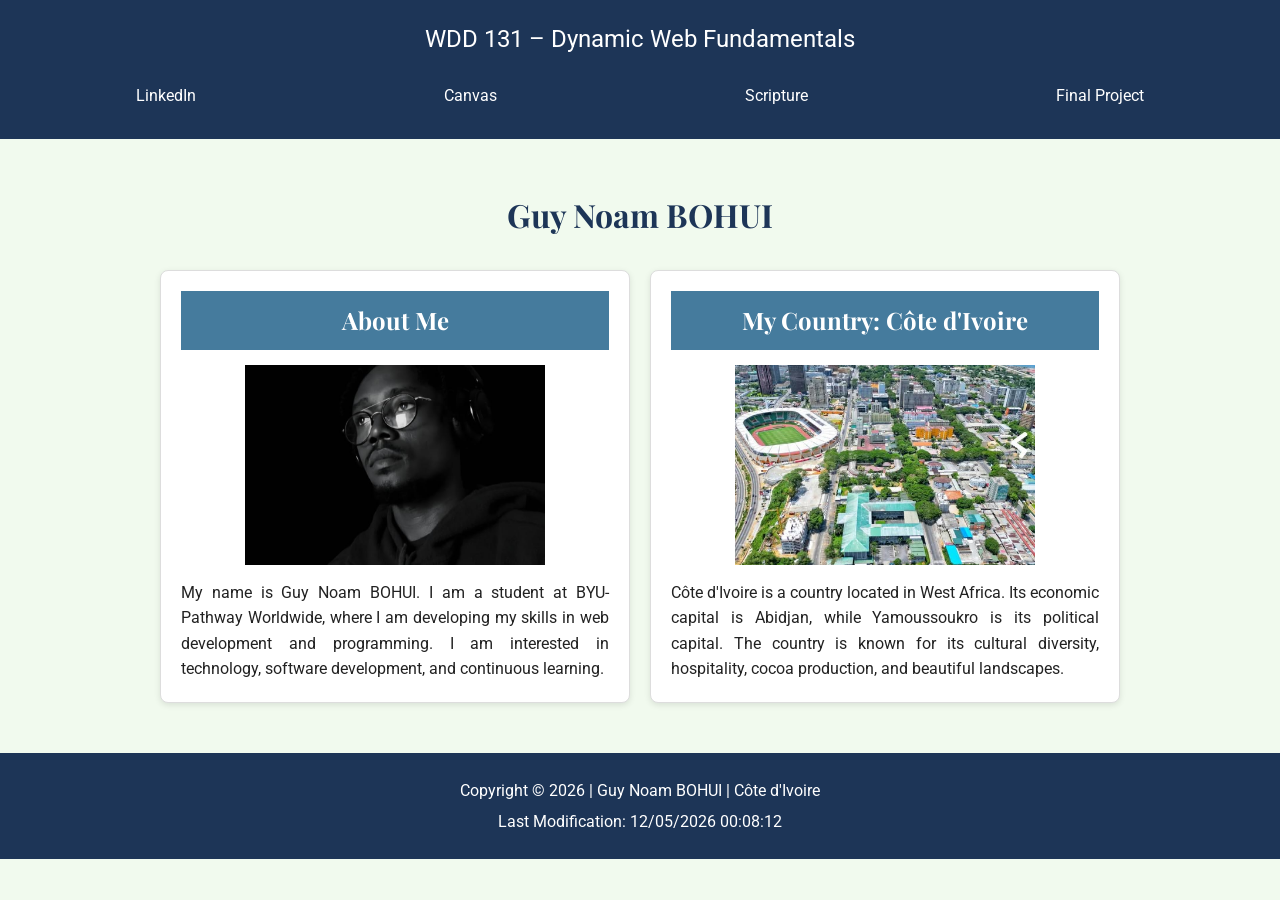
<file: index.html>
<!DOCTYPE html>
<html lang="en">
<head>
    <meta charset="UTF-8">
    <meta name="viewport" content="width=device-width, initial-scale=1.0">

    <title>WDD 131 - Dynamic Web Fundamentals - Guy Noam BOHUI</title>

    <meta name="description" content="WDD 131 - Dynamic Web Fundamentals. Personal homepage of Guy Noam BOHUI, featuring web development, education, and Côte d'Ivoire.">

    <meta name="author" content="Guy Noam BOHUI">

    <link rel="stylesheet" href="styles/base.css">
    <link rel="preconnect" href="https://fonts.googleapis.com">
    <link rel="preconnect" href="https://fonts.gstatic.com" crossorigin>
    <link href="https://fonts.googleapis.com/css2?family=Roboto:wght@400;500;700&family=Playfair+Display:wght@700&display=swap" rel="stylesheet">


    <script src="scripts/getdates.js" defer></script>
</head>

<body>

    <header>
        <span id="course-title">WDD 131 – Dynamic Web Fundamentals</span>
        <nav>
            <a href="https://www.linkedin.com/" target="_blank">LinkedIn</a>

            <a href="https://byupw.instructure.com/" target="_blank">Canvas</a>

            <a href="https://www.churchofjesuschrist.org/study/scriptures" target="_blank">Scripture</a>

            <a href="#">Final Project</a>
    </nav>
    </header>

    <main>
         <h1>Guy Noam BOHUI</h1>

        <section class="card">
            <h2>About Me</h2>

            <img src="images/noam-bohui.jpeg" alt="Portrait of Guy Noam BOHUI">

            <p>
                My name is Guy Noam BOHUI. I am a student at BYU-Pathway
                Worldwide, where I am developing my skills in web development
                and programming. I am interested in technology, software
                development, and continuous learning.
            </p>
        </section>

        <section class="card">
            <h2>My Country: Côte d'Ivoire</h2>

            <img src="images/abidjan.jpg" alt="Landscape of Côte d'Ivoire">

            <p>
                Côte d'Ivoire is a country located in West Africa.
                Its economic capital is Abidjan, while Yamoussoukro
                is its political capital. The country is known for
                its cultural diversity, hospitality, cocoa production,
                and beautiful landscapes.
            </p>
        </section>
        
    </main>

    <footer>
        <p>
            Copyright © <span id="currentyear"></span>
            | Guy Noam BOHUI | Côte d'Ivoire
        </p>

         <p id="lastModified"></p>
    </footer>

    

</body>
</html>
</file>
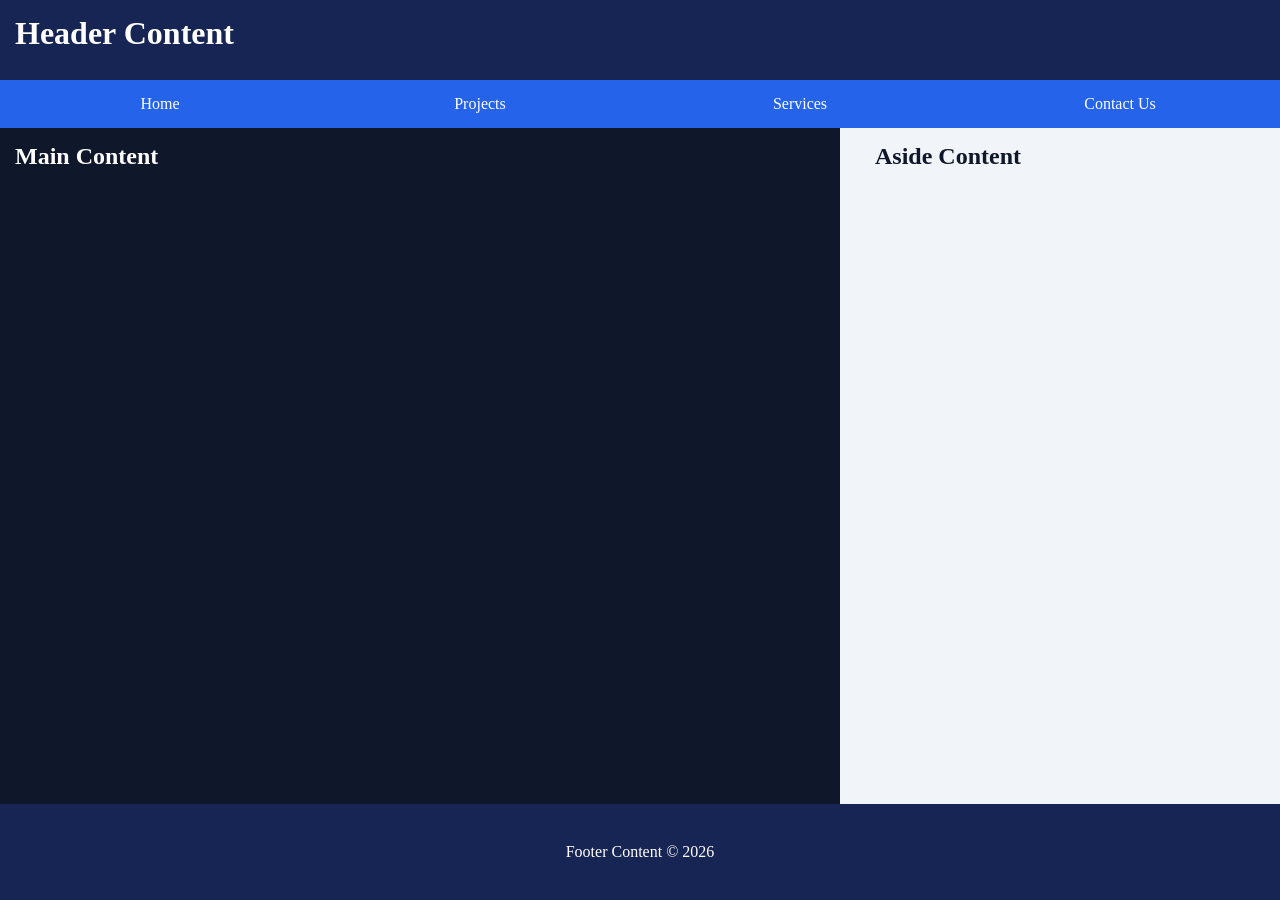
<file: basic-layout.html>
<!DOCTYPE html>
<html lang="en">
<head>
    <meta charset="UTF-8">
    <meta name="viewport" content="width=device-width, initial-scale=1.0">
    <title>CSS Grid Layout | Web Page Structure</title>
    <meta name="description" content="Learn how to structure a web page using HTML5 semantic elements and CSS Grid to organize the header, navigation, main content, sidebar, and footer.">
    <link rel="stylesheet" href="styles/layout.css">
</head>

<body>
    <header>
        <h1>Header Content</h1>
    </header>

    <nav>
        <a href="#">Home</a>
        <a href="#">Projects</a>
        <a href="#">Services</a>
        <a href="#">Contact Us</a>
    </nav>

    <main>

        <section>
            
            <h1>Main Content</h1>

        </section>

        <aside>
            <h2>Aside Content</h2>

        </aside>

    </main>

    <footer>
        <p>Footer Content © 2026</p>
    </footer>

  

</body>
</html>
</file>
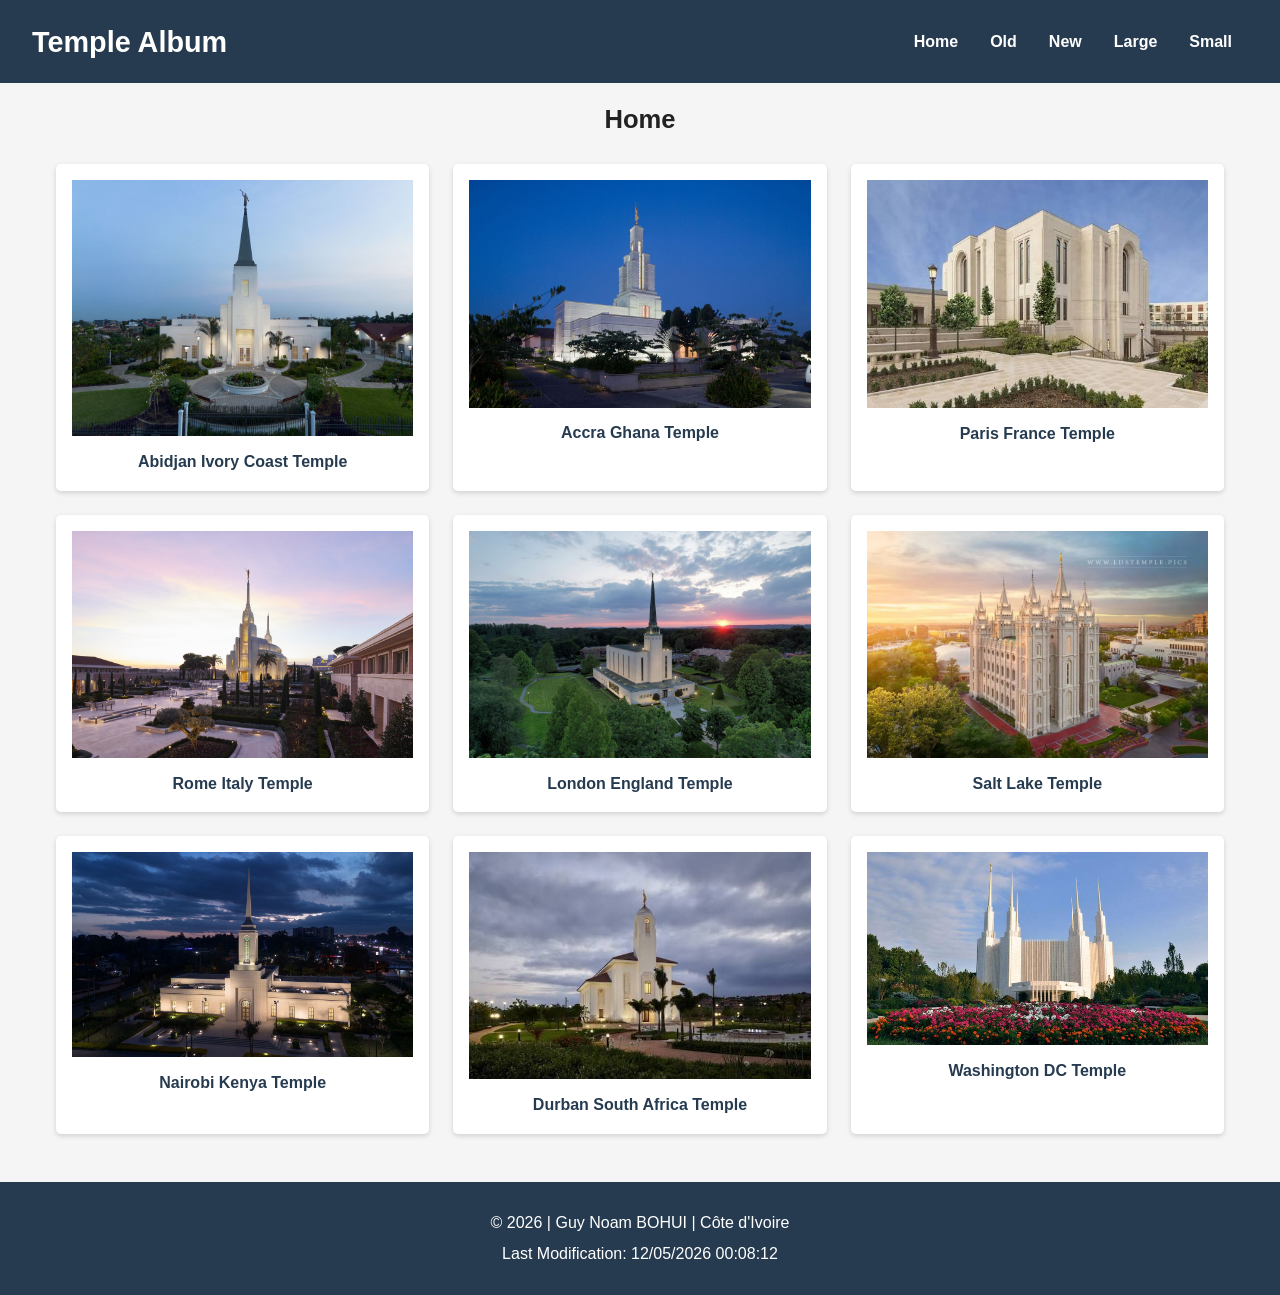
<file: temples.html>
<!DOCTYPE html>
<html lang="en">
<head>
    <meta charset="UTF-8">
    <meta name="viewport" content="width=device-width, initial-scale=1.0">
    <meta name="description" content="Temple Album showcasing temples of The Church of Jesus Christ of Latter-day Saints.">
    <meta name="author" content="Guy Noam BOHUI">

    <title>Temple Album</title>

    <link rel="stylesheet" href="styles/temples.css">
    <link rel="stylesheet" href="styles/temples-large.css">

    <script src="scripts/temples.js" defer></script>
</head>

<body>
    <header>
        <h1>Temple Album</h1>

        <button id="menu" aria-label="Open navigation menu" aria-expanded="false">
            ☰
        </button>

        <nav class="navigation">
            <a href="#">Home</a>
            <a href="#">Old</a>
            <a href="#">New</a>
            <a href="#">Large</a>
            <a href="#">Small</a>
        </nav>
    </header>

    <main>
        <h2>Home</h2>

        <div class="temple-gallery">

            <figure>
                <img src="images/abidjan-ivory-coast-temple.jpg" alt="Abidjan Ivory Coast Temple" loading="lazy">
                <figcaption>Abidjan Ivory Coast Temple</figcaption>
            </figure>

            <figure>
                <img src="images/accra-ghana-temple.jpg" alt="Accra Ghana Temple" loading="lazy">
                <figcaption>Accra Ghana Temple</figcaption>
            </figure>

            <figure>
                <img src="images/paris-france-temple.jpeg" alt="Paris France Temple" loading="lazy">
                <figcaption>Paris France Temple</figcaption>
            </figure>

            <figure>
                <img src="images/rome-italy-temple.jpg" alt="Rome Italy Temple" loading="lazy">
                <figcaption>Rome Italy Temple</figcaption>
            </figure>

            <figure>
                <img src="images/london-england-temple.jpg" alt="London England Temple" loading="lazy">
                <figcaption>London England Temple</figcaption>
            </figure>

            <figure>
                <img src="images/salt-lake-temple-eternal-peace.webp" alt="Salt Lake Temple" loading="lazy">
                <figcaption>Salt Lake Temple</figcaption>
            </figure>

            <figure>
                <img src="images/nairobi-kenya-temple.jpg" alt="Nairobi Kenya Temple" loading="lazy">
                <figcaption>Nairobi Kenya Temple</figcaption>
            </figure>

            <figure>
                <img src="images/durban-south-africa-temple.jpeg" alt="Durban South Africa Temple" loading="lazy">
                <figcaption>Durban South Africa Temple</figcaption>
            </figure>

            <figure>
                <img src="images/washington-dc-temple.jpg" alt="Washington DC Temple" loading="lazy">
                <figcaption>Washington DC Temple</figcaption>
            </figure>

        </div>

    </main>

    <footer>
        <p>© <span id="currentyear"></span> | Guy Noam BOHUI | Côte d'Ivoire</p>
        <p id="lastModified"></p>
    </footer>
</body>
</html>
</file>
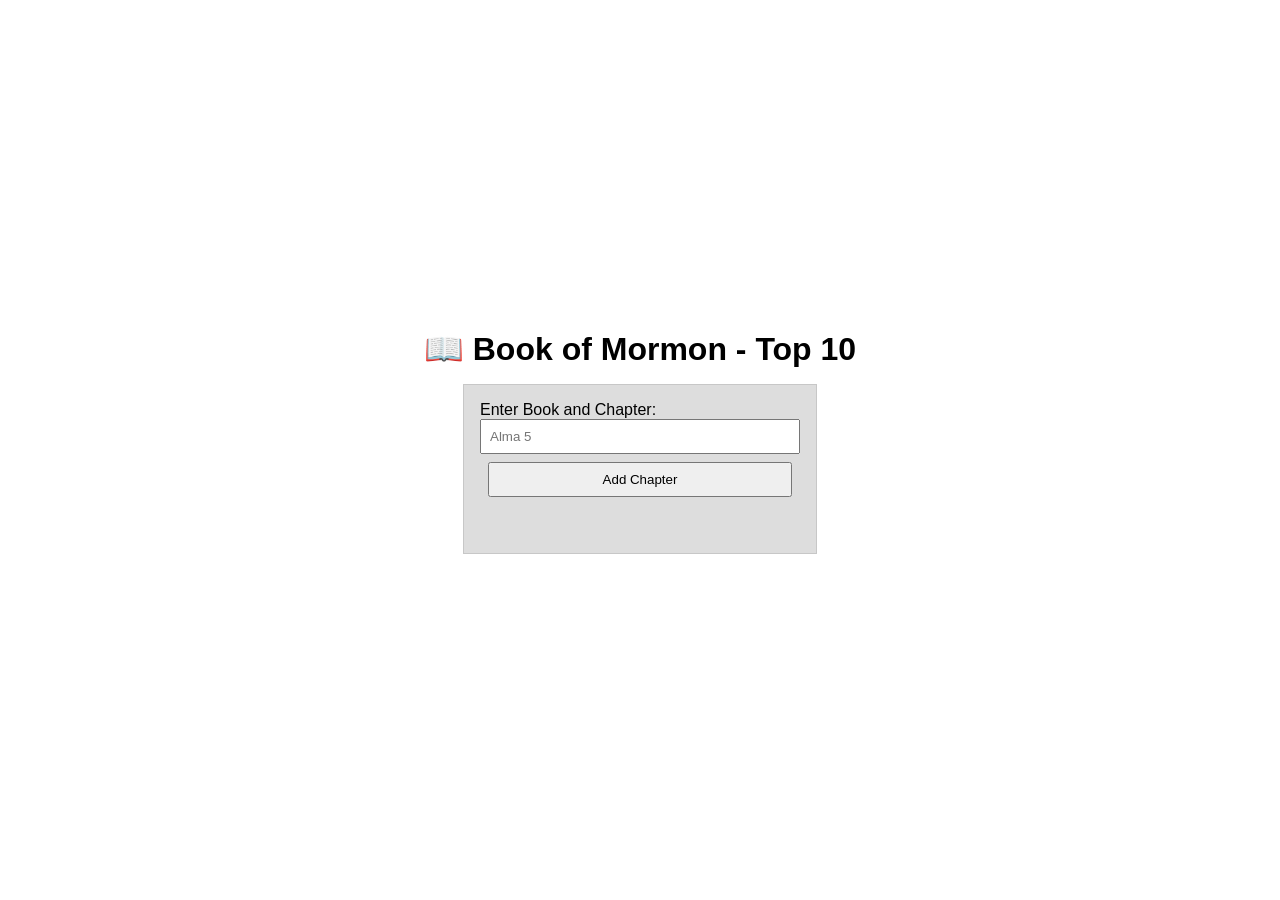
<file: Week02/bom.html>
<!DOCTYPE html>
<html lang="en">
<head>
    <meta charset="utf-8">
    <meta name="viewport" content="width=device-width, initial-scale=1.0">

    <title>Book of Mormon - Top 10</title>

    <meta name="description" content="An application to save your favorite Book of Mormon chapters.">
    <meta name="author" content="Guy Noam BOHUI">

    <link rel="preconnect" href="https://fonts.googleapis.com">
    <link rel="preconnect" href="https://fonts.gstatic.com" crossorigin>
    <link href="https://fonts.googleapis.com/css2?family=Roboto&display=swap" rel="stylesheet">

    <link rel="stylesheet" href="styles/bom.css">
    <script src="scripts/bom.js" defer></script>
</head>

<body>

    <header>
        <h1>📖 Book of Mormon - Top 10</h1>
    </header>

    <main>
        <label for="favchap">Enter Book and Chapter:</label>

        <input type="text" id="favchap" placeholder="Alma 5">

        <button type="submit">Add Chapter</button>

        <ul id="list"></ul>
    </main>

    <footer>
    </footer>

</body>
</html>
</file>
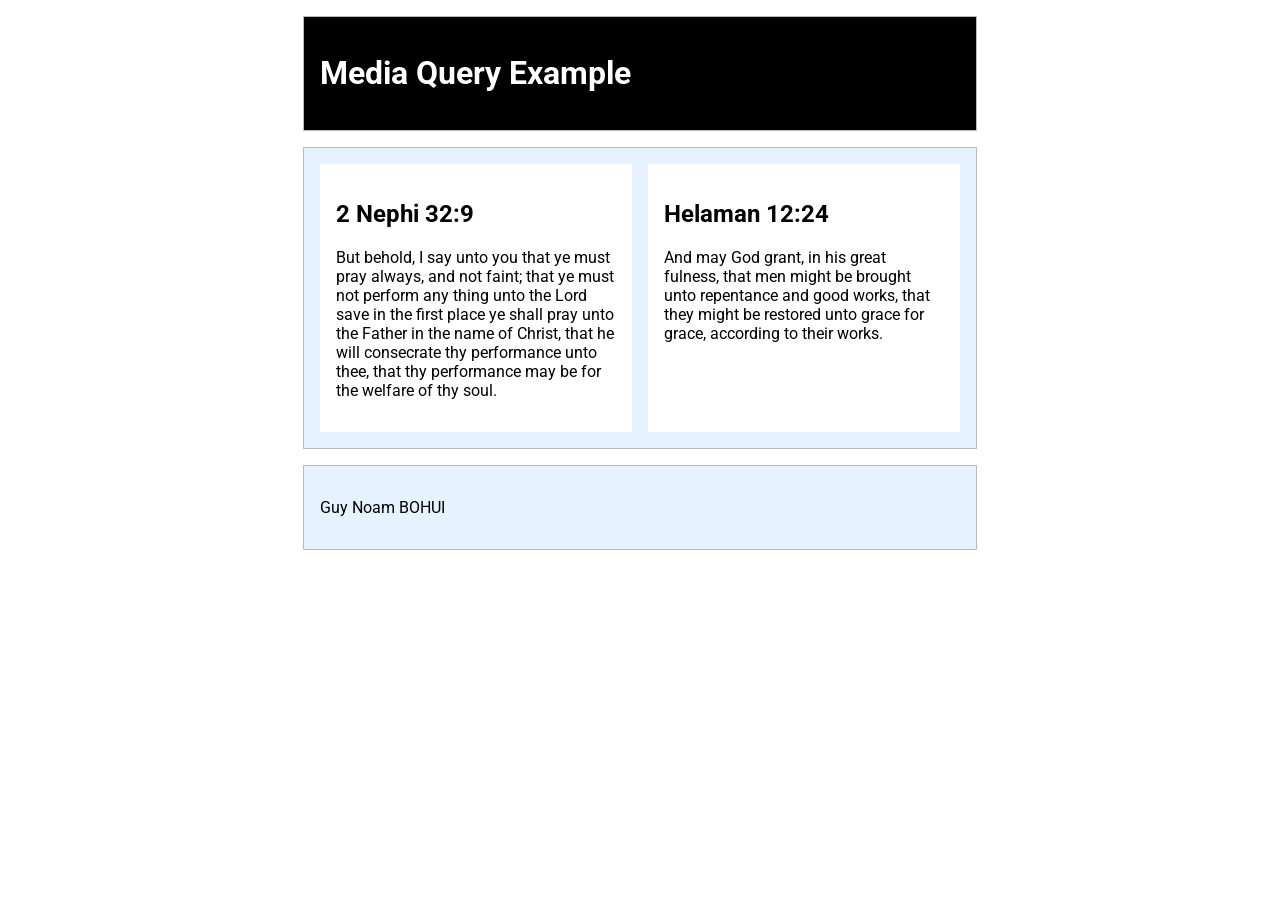
<file: Week02/media-query.html>
<!DOCTYPE html>
<html lang="en">
<head>
    <meta charset="utf-8">
    <meta name="viewport" content="width=device-width, initial-scale=1.0">
    <title>WDD 131 – Media Query Example</title>
    <meta name="description" content="Media query learning activity example page.">
    <meta name="author" content="Guy Noam BOHUI">

    <link rel="preconnect" href="https://fonts.googleapis.com">
    <link rel="preconnect" href="https://fonts.gstatic.com" crossorigin>
    <link href="https://fonts.googleapis.com/css2?family=Roboto&display=swap" rel="stylesheet">

    <link rel="stylesheet" href="styles/media-query.css">
    <link rel="stylesheet" href="styles/media-query-large.css">
</head>
<body>

    <header>
        <h1>Media Query Example</h1>
    </header>

    <main>

        <section>
            <h2>2 Nephi 32:9</h2>
            <p>
                But behold, I say unto you that ye must pray always, and not faint; that ye must not perform any thing unto the Lord save in the first place ye shall pray unto the Father in the name of Christ, that he will consecrate thy performance unto thee, that thy performance may be for the welfare of thy soul.
            </p>
        </section>

        <section>
            <h2>Helaman 12:24</h2>
            <p>
                And may God grant, in his great fulness, that men might be brought unto repentance and good works, that they might be restored unto grace for grace, according to their works.
            </p>
        </section>

    </main>

    <footer>
        <p>Guy Noam BOHUI</p>
    </footer>

</body>
</html>
</file>
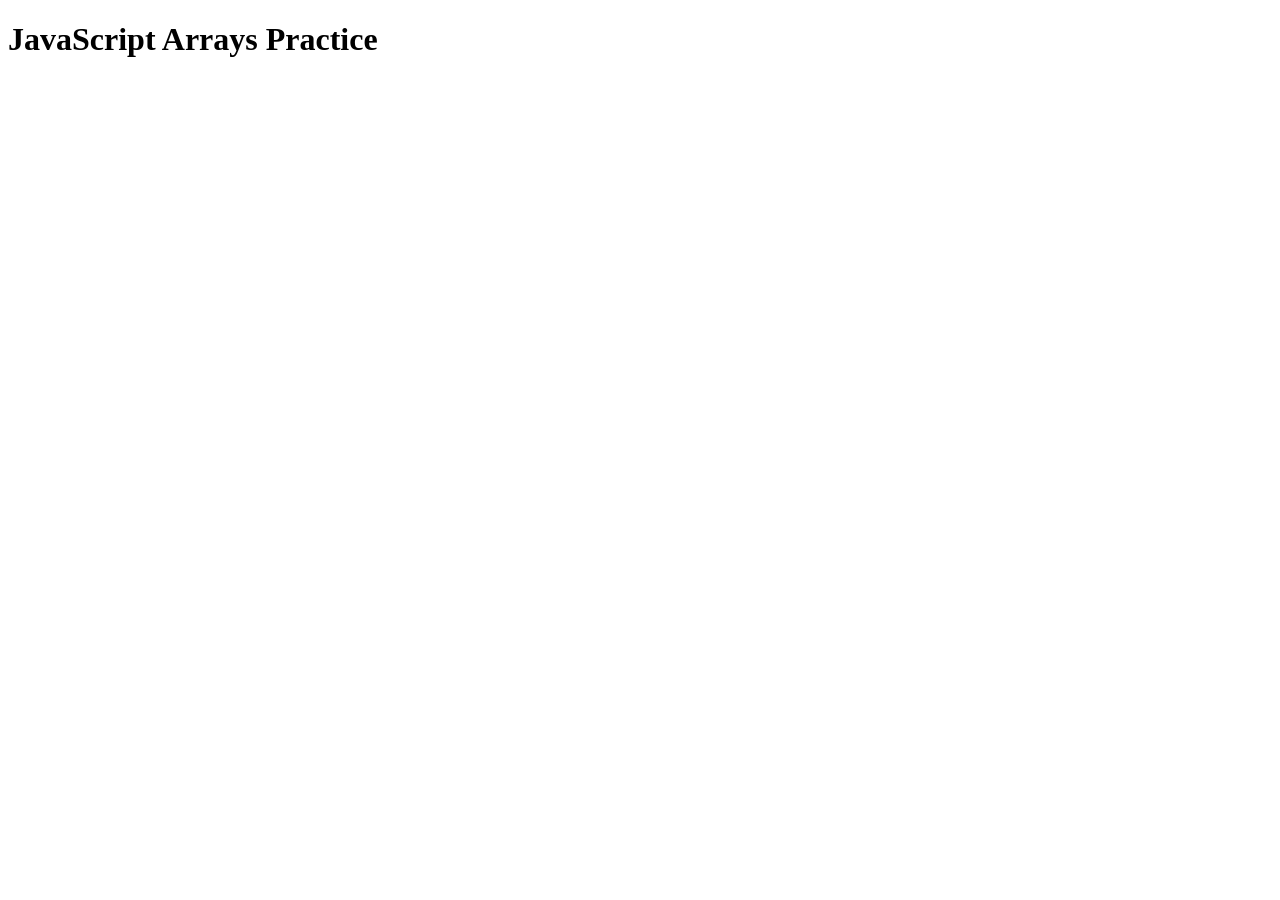
<file: Week03/arrays.html>
<!DOCTYPE html>
<html lang="en">
<head>
    <meta charset="UTF-8">
    <meta name="viewport" content="width=device-width, initial-scale=1.0">
    <title>JavaScript Arrays</title>
</head>
<body>
    <h1>JavaScript Arrays Practice</h1>

    <script src="arrays.js"></script>
</body>
</html>
</file>
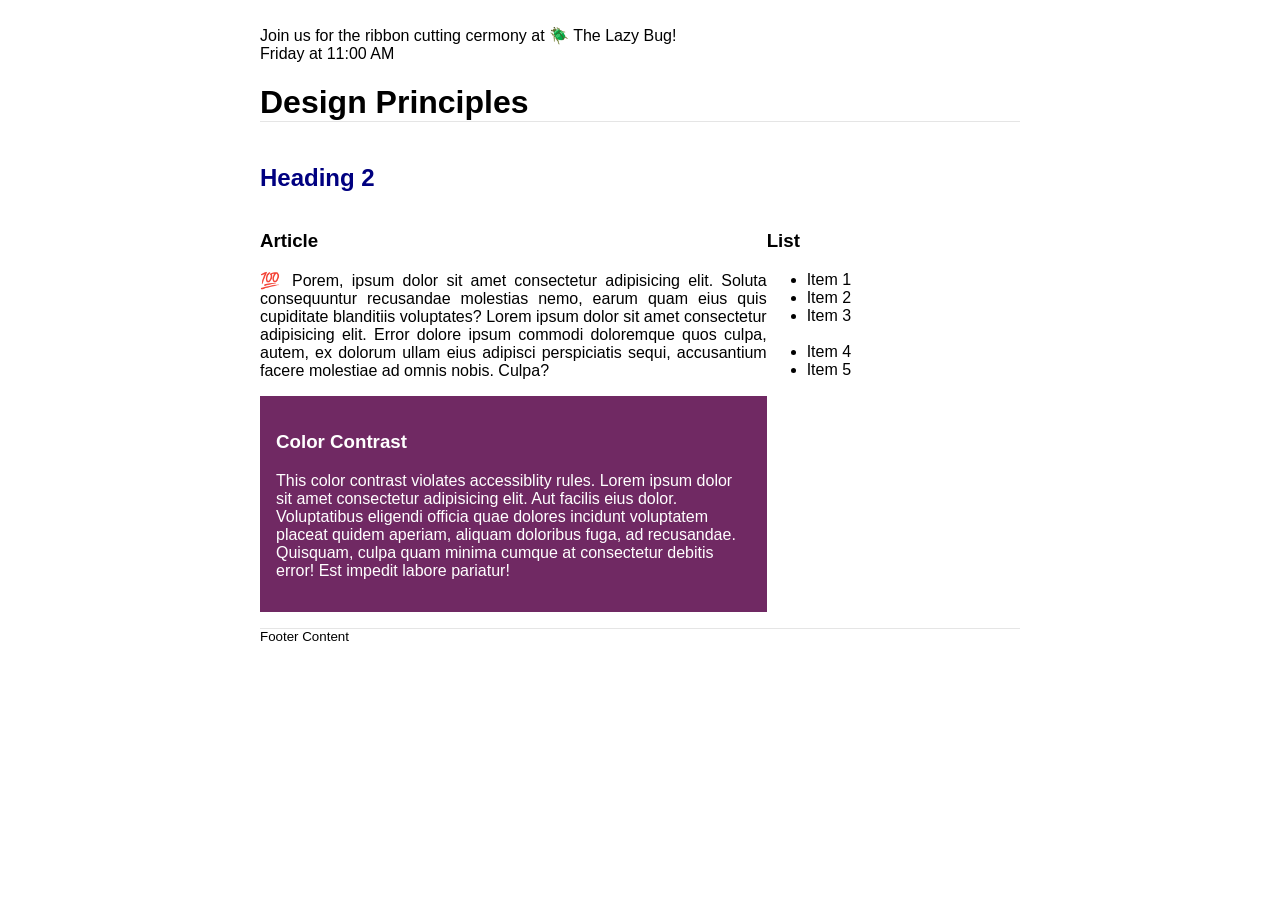
<file: Week03/design.html>
<!DOCTYPE html>
<html lang="en">
<head>
    <meta charset="UTF-8">
    <meta name="viewport" content="width=device-width, initial-scale=1.0">
    <meta name="description" content="A learning activity about web design principles.">
    <meta name="author" content="Guy Noam BOHUI">
    <title>WDD 131 | Design Principles</title>

    <link rel="stylesheet" href="styles/design.css">
</head>
<body>

    <header>
        <div class="banner" behavior="alternate" direction="right"><br>Join us for the ribbon cutting cermony at 🪲 The Lazy Bug!<br>Friday at 11:00 AM</div>
        <h1>Design Principles</h1>
    </header>

        <main>
            <h2>Heading 2</h2>
            <section>
                <h3>Article</h3>
                <article>
                    <p>💯 Porem, ipsum dolor sit amet consectetur adipisicing elit. Soluta consequuntur recusandae molestias nemo, earum quam eius quis cupiditate blanditiis voluptates? Lorem ipsum dolor sit amet consectetur adipisicing elit. Error dolore ipsum commodi doloremque quos culpa, autem, ex dolorum ullam eius adipisci perspiciatis sequi, accusantium facere molestiae ad omnis nobis. Culpa?</p>
                </article>
            </section>
            <section>
                <h3>List</h3>
                <ul>
                    <li>Item 1</li>
                    <li>Item 2</li>
                    <li>Item 3<br><br></li>
                    <li>Item 4</li>
                    <li>Item 5</li>
                </ul>
            </section>
            <div class="callout">
                <h3>Color Contrast</h3>
                <p>This color contrast violates accessiblity rules. Lorem ipsum dolor sit amet consectetur adipisicing elit. Aut facilis eius dolor. Voluptatibus eligendi officia quae dolores incidunt voluptatem placeat quidem aperiam, aliquam doloribus fuga, ad recusandae. Quisquam, culpa quam minima cumque at consectetur debitis error! Est impedit labore pariatur!</p>
            </div>
        </main>

    <footer>
        Footer Content
    </footer>

</body>
</html>
</file>
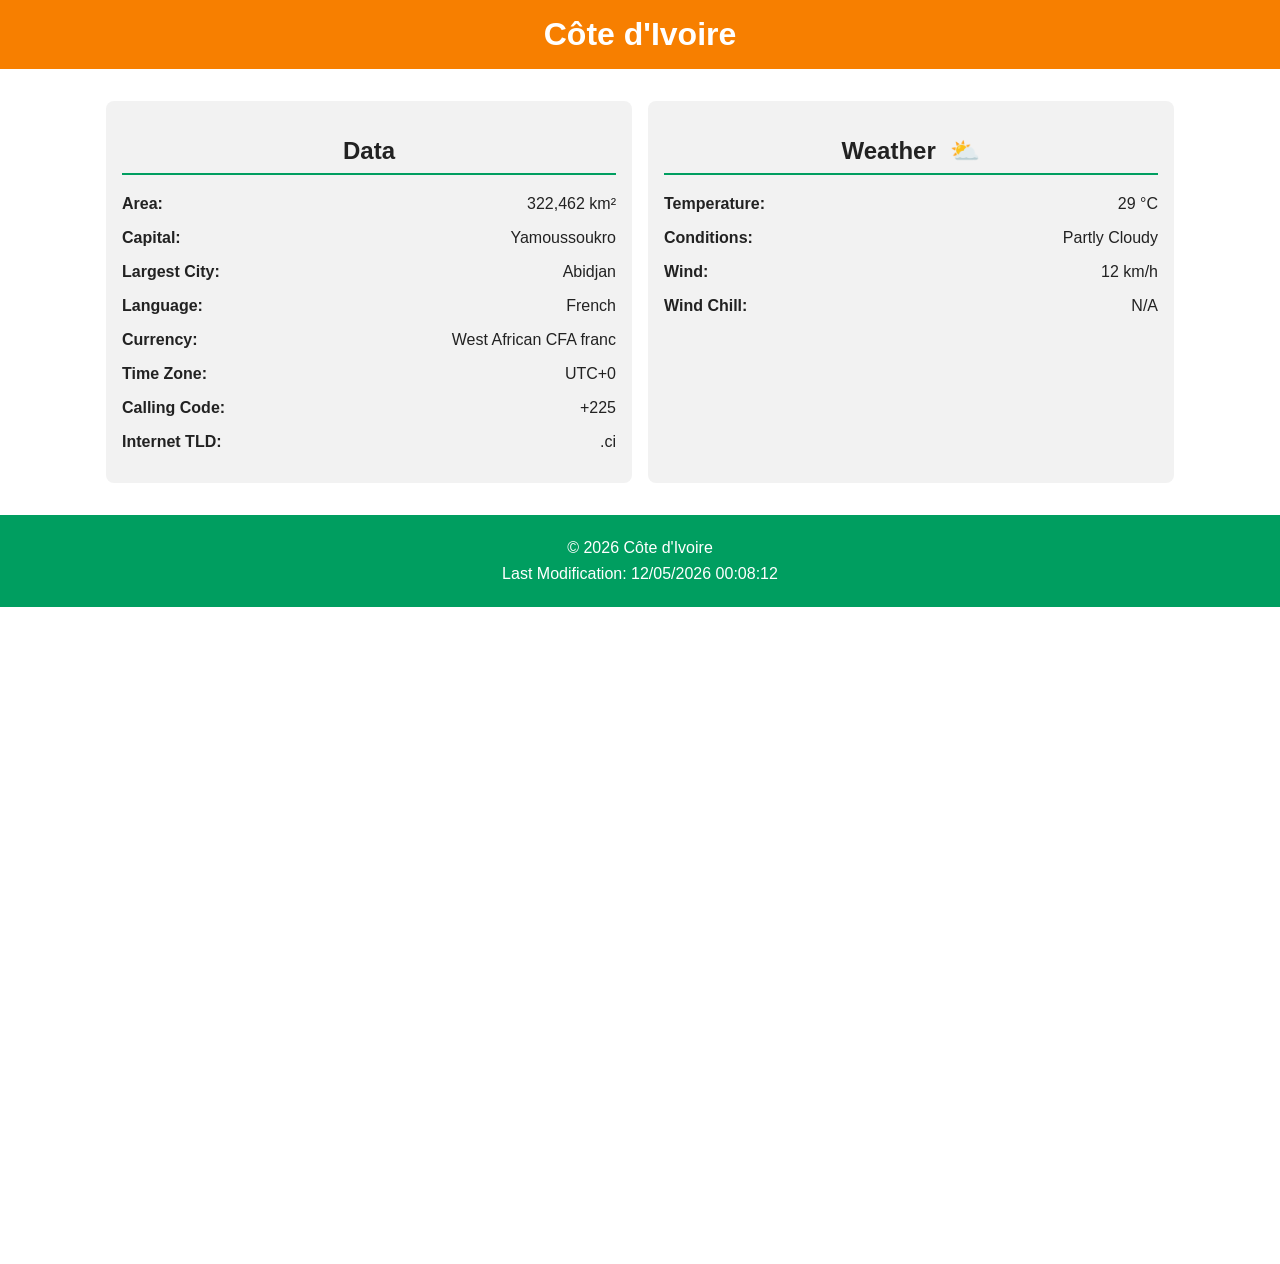
<file: Week03/place.html>
<!DOCTYPE html>
<html lang="en">
<head>
    <meta charset="UTF-8">
    <meta name="viewport" content="width=device-width, initial-scale=1.0">
    <meta name="description" content="Discover Côte d'Ivoire, its geography, culture, and weather.">
    <meta name="author" content="Guy Noam BOHUI">
   <title>Côte d'Ivoire | WDD 131 | Guy Noam BOHUI</title>

    <link rel="stylesheet" href="styles/place.css">
    <script src="scripts/place.js" defer></script>
</head>
<body>

<header>
    <h1>Côte d'Ivoire</h1>
</header>


<main>
        <div class="hero">
            <picture>
                <source
                    srcset="images/cote-ivoire-mobile.webp"
                    media="(max-width: 600px)"
                >
                <img
                    src="images/cote-ivoire.webp"
                    alt="Landscape of Côte d'Ivoire"
                >
            </picture>
        </div>

    <section class="data">
        <h2>Data</h2>
        <div class="info">
            <p><span>Area:</span> 322,462 km²</p>
            <p><span>Capital:</span> Yamoussoukro</p>
            <p><span>Largest City:</span> Abidjan</p>
            <p><span>Language:</span> French</p>
            <p><span>Currency:</span> West African CFA franc</p>
            <p><span>Time Zone:</span> UTC+0</p>
            <p><span>Calling Code:</span> +225</p>
            <p><span>Internet TLD:</span> .ci</p>
        </div>
    </section>

    <section class="weather">
        <h2>Weather</h2>

        <img
            class="weather-icon"
            src="images/weather.svg"
            alt="Partly cloudy weather"
        >

        <div class="info">
            <p><span>Temperature:</span> 29 °C</p>
            <p><span>Conditions:</span> Partly Cloudy</p>
            <p><span>Wind:</span> 12 km/h</p>
            <p><span>Wind Chill:</span> <span id="windChill">N/A</span></p>
        </div>
    </section>
</main>


<footer>
    <p>
        &copy; <span id="currentyear"></span>
        Côte d'Ivoire
    </p>
    <p id="lastModified"></p>
</footer>

</body>
</html>
</file>
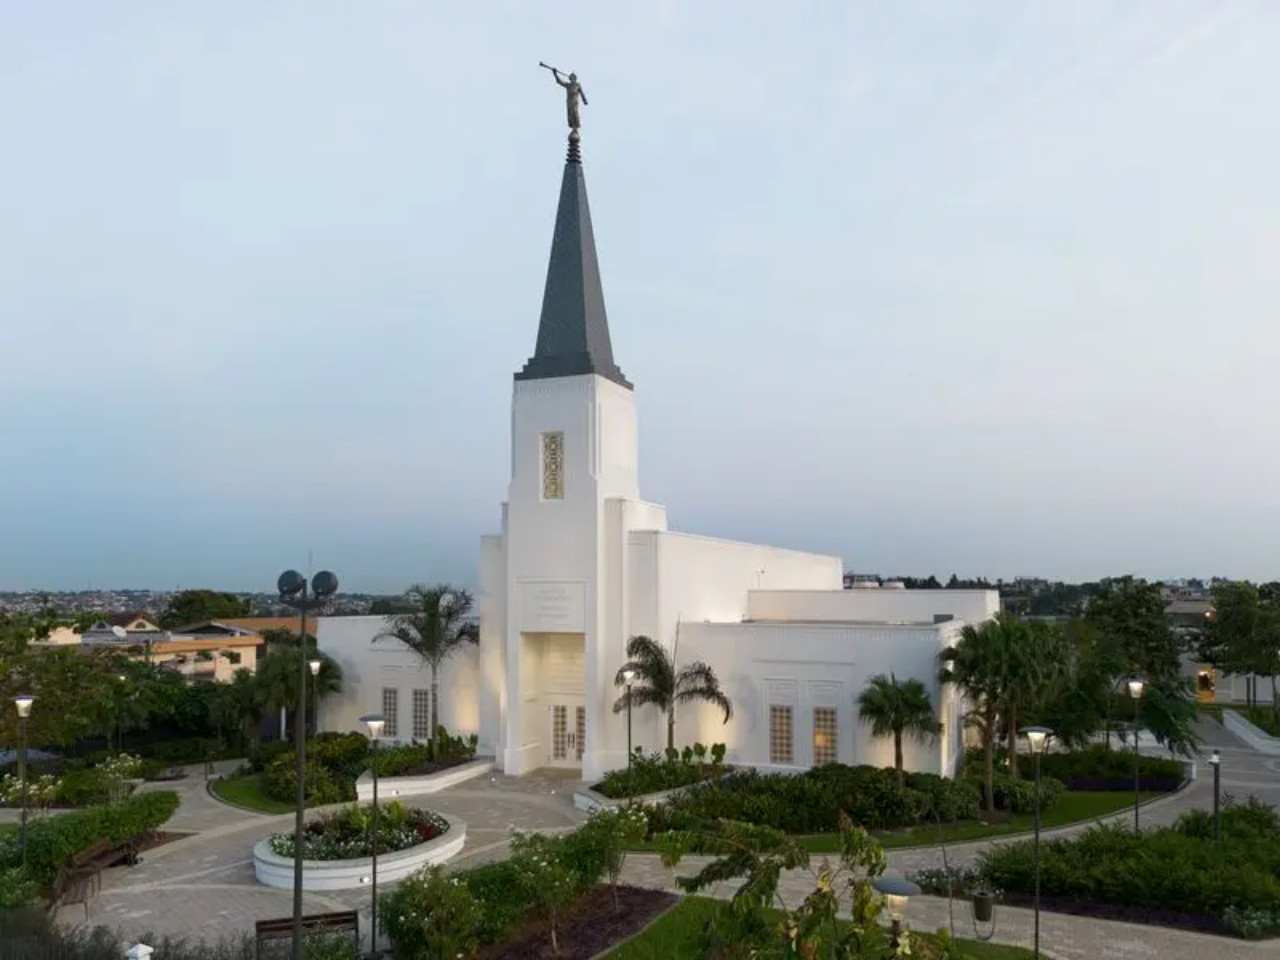
<file: Week03/responsive-images.html>
<!DOCTYPE html>
<html lang="en">
<head>
    <meta charset="UTF-8">
    <meta name="viewport" content="width=device-width, initial-scale=1.0">
    <meta name="description" content="Responsive images activity for WDD 131">
    <title>WDD 131 | Responsive Images</title>
    <link rel="stylesheet" href="styles/responsive-images.css">
</head>
<body>
    <main>
        <div class="hero">
            <picture>
                <source srcset="images/hero-large.webp" media="(min-width: 1000px)">
                <source srcset="images/hero-medium.webp" media="(min-width: 500px)">
                <img src="images/hero-small.webp"
                     alt="Abidjan Ivory Coast Temple exterior"
                     width="1500"
                     height="750">
            </picture>
        </div>
    </main>
</body>
</html>
</file>
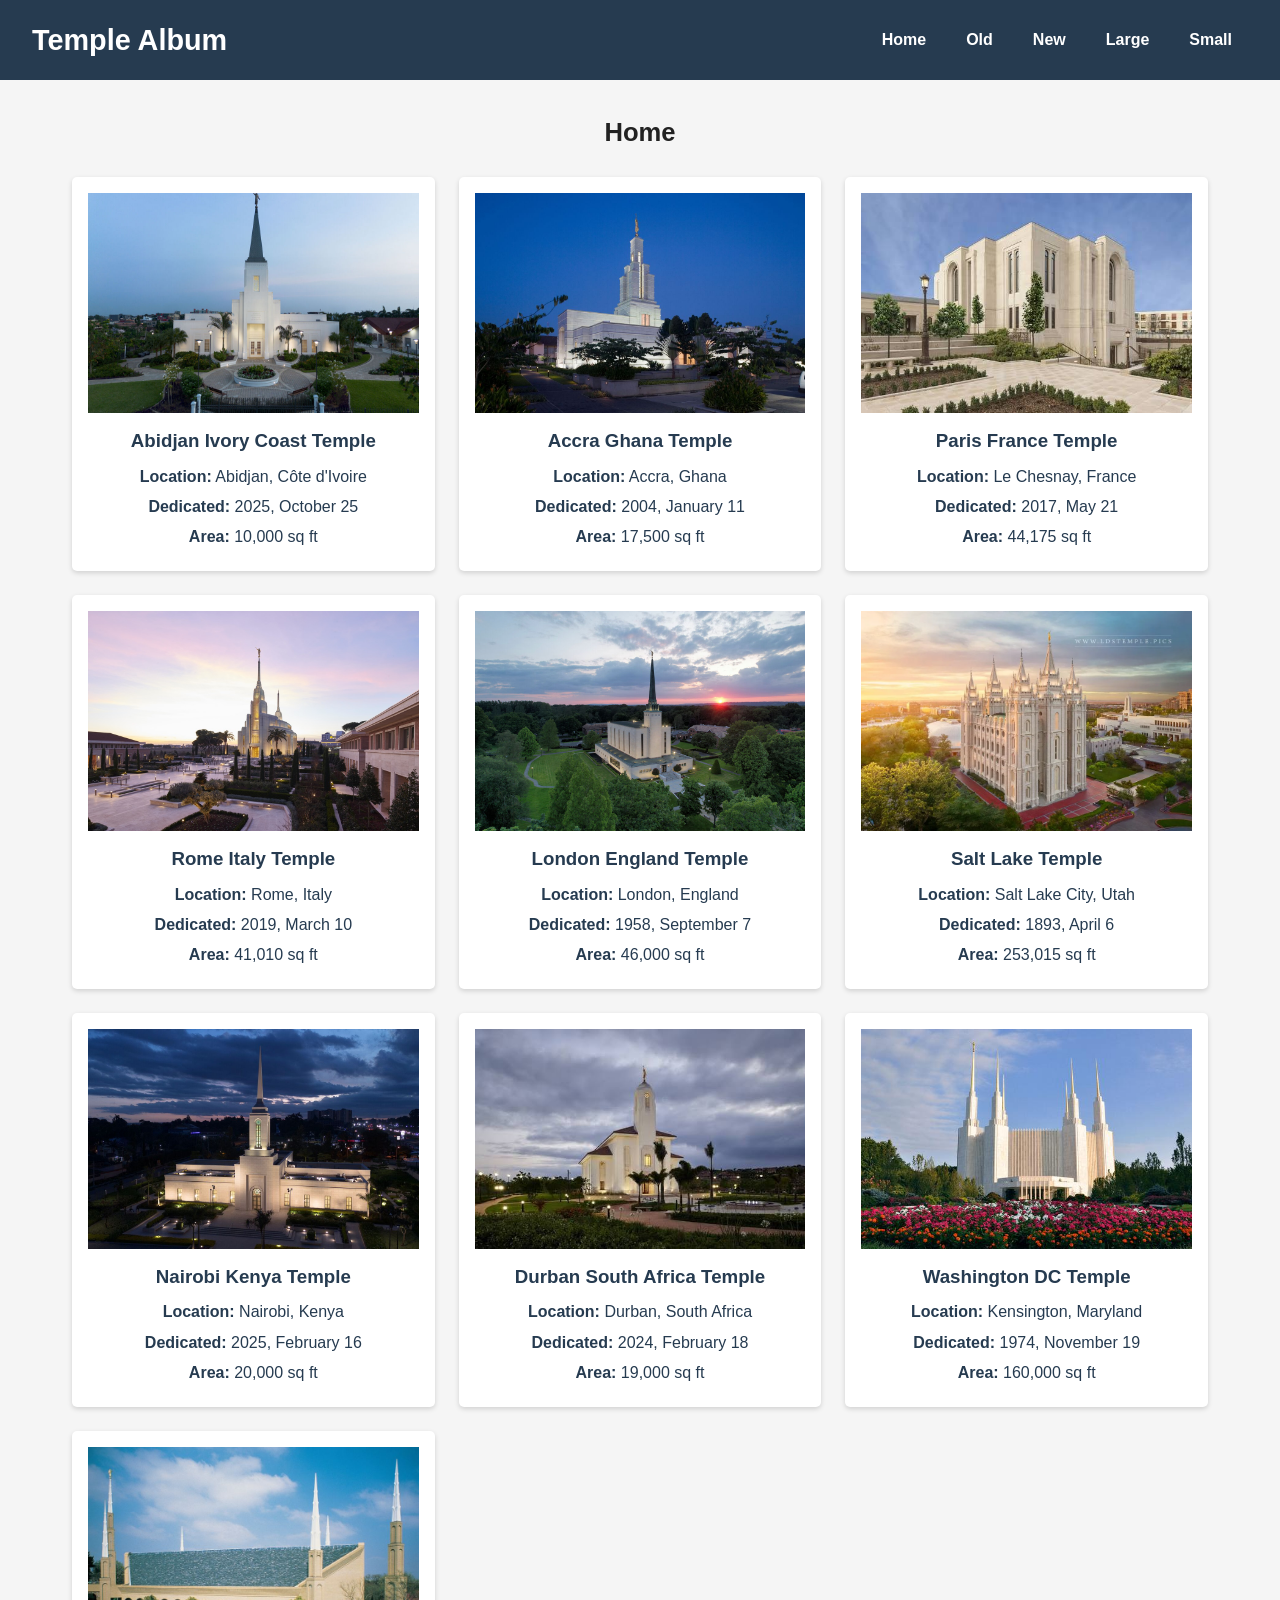
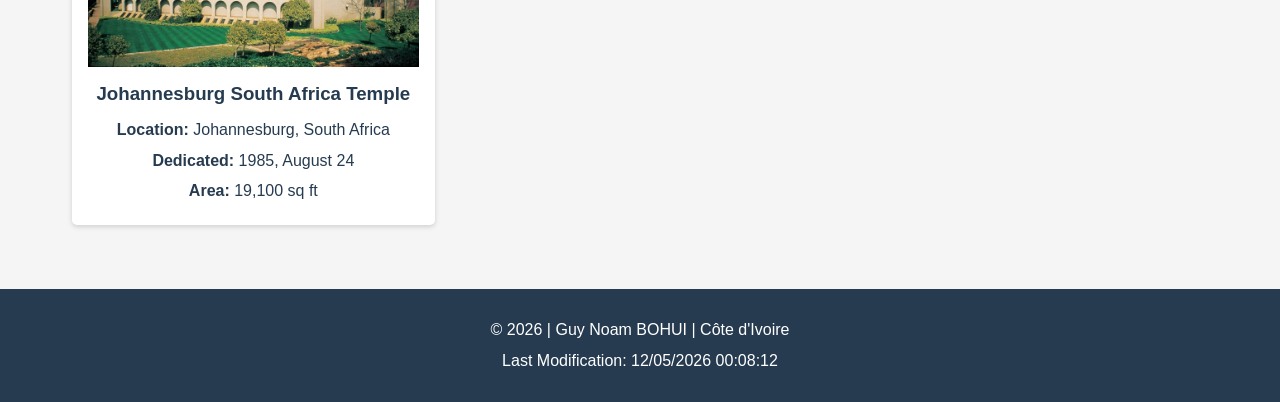
<file: Week04/filtered-temples.html>
<!DOCTYPE html>
<html lang="en">
<head>
    <meta charset="UTF-8">
    <meta name="viewport" content="width=device-width, initial-scale=1.0">
    <meta name="description" content="Explore temples of The Church of Jesus Christ of Latter-day Saints.">
    <meta name="author" content="Guy Noam BOHUI">

    <title>Temple Album</title>

    <link rel="stylesheet" href="styles/filtered-temples.css">
    <link rel="stylesheet" href="styles/filtered-temples-large.css">

    <script src="scripts/filtered-temples.js" defer></script>
</head>

<body>

    <header>
        <h1>Temple Album</h1>

        <button id="menu"
                aria-label="Open navigation menu"
                aria-expanded="false">
            ☰
        </button>

        <nav class="navigation">
            <a href="#" data-filter="home">Home</a>
            <a href="#" data-filter="old">Old</a>
            <a href="#" data-filter="new">New</a>
            <a href="#" data-filter="large">Large</a>
            <a href="#" data-filter="small">Small</a>
        </nav>
    </header>

    <main>
        <h2 id="page-title">Home</h2>

        <div class="temple-gallery" id="temple-gallery">
        </div>
    </main>

    <footer>
        <p>
            © <span id="currentyear"></span>
            | Guy Noam BOHUI
            | Côte d'Ivoire
        </p>

        <p id="lastModified"></p>
    </footer>

</body>
</html>
</file>
<file: styles/base.css>
:root {
    --primary-color: #1d3557;
    --secondary-color: #457b9d;
    --accent-color: #e9c46a;
    --background-color: #f1faee;
    --text-color: #222222;
    --white-color: #ffffff;
}


* {
    margin: 0;
    padding: 0;
    box-sizing: border-box;
}


body {
    font-family: "Roboto", sans-serif;
    background-color: var(--background-color);
    color: var(--text-color);
    line-height: 1.6;
}



header {
    background-color: var(--primary-color);
    color: white;
    padding: 20px;
    text-align: center;
}

h1, h2 {
    font-family: "Playfair Display", serif;
}


#course-title {
    display: block;
    font-size: 1.5rem;
    margin-bottom: 15px;
}



nav {
    display: flex;
    justify-content: space-around;
    align-items: center;
    flex-wrap: wrap;
    gap: 15px;
}

nav a {
    color: white;
    text-decoration: none;
    padding: 10px;
}


nav a:hover {
    color: var(--accent-color);
    background-color: var(--secondary-color);
}



main {
    max-width: 1000px;
    margin: 30px auto;
    padding: 20px;

    display: grid;
    grid-template-columns: 1fr 1fr;
    gap: 20px;
}


main h1 {
    grid-column: 1 / -1;
    text-align: center;
    color: var(--primary-color);
    margin-bottom: 10px;
}



.card {
    background-color: var(--white-color);
    border: 1px solid #ddd;
    border-radius: 8px;
    padding: 20px;
    box-shadow: 0 2px 6px rgba(0, 0, 0, 0.1);
}

.card h2 {
    background-color: var(--secondary-color);
    color: white;
    text-align: center;
    padding: 10px;
    margin-bottom: 15px;
}

.card img {
    display: block;
    width: 100%;
    max-width: 300px;
    height: 200px;
    object-fit: cover;
    margin: 0 auto 15px;
}

.card p {
    text-align: justify;
}


footer {
    background-color: var(--primary-color);
    color: white;
    text-align: center;
    padding: 20px;
}

footer p {
    margin: 5px;
}



@media screen and (max-width: 600px) {

    nav {
        flex-direction: column;
    }

    main {
        grid-template-columns: 1fr;
    }

    main h1 {
        grid-column: 1;
    }
}
</file>
<file: styles/layout.css>
:root {
    --primary-color: #172554;
    --secondary-color: #2563EB;
    --background-color: #F1F5F9;
    --surface-color: #FFFFFF;
    --text-color: #0F172A;
}

* {
    margin: 0;
    padding: 0;
    box-sizing: border-box;
}

header {
    background-color: var(--primary-color);
    color: white;
    padding: 15px;
}

nav {
    background-color: var(--secondary-color);
    color: var(--surface-color);
}

nav {
    display: grid;
    grid-template-columns: 1fr 1fr 1fr 1fr ;
    justify-items: center;
    align-items: center;
}

nav a {
    color:inherit;
    text-decoration: none;
}

body {
    display: grid;
    min-height: 100vh;
    grid-template-rows: 5rem 3rem 1fr 6rem;
    
}

body {
    background-color: var(--background-color);
    color: var(--text-color);
}

main {
    display: grid;
    grid-template-columns: 2fr 1fr;
    
    
}

main section{
    background-color: var(--text-color);
    color: var(--surface-color);
    padding: 15px;
    
}

main aside{
    padding: 15px;
}

main {
    column-gap: 20px;
    row-gap: 10px;
}

footer{
    display: grid;
    place-items: center;
    background-color: var(--primary-color);
    color: var(--surface-color);
}
</file>
<file: styles/temples.css>
:root {
    --primary-color: #263b50;
    --secondary-color: #456783;
    --background-color: #f5f5f5;
    --surface-color: #ffffff;
    --text-color: #222222;
    --text-light: #ffffff;
    --shadow-color: rgb(0 0 0 / 15%);
}

* {
    margin: 0;
    padding: 0;
    box-sizing: border-box;
}

body {
    font-family: Arial, sans-serif;
    background-color: var(--background-color);
    color: var(--text-color);
    line-height: 1.6;
}


header {
    background-color: var(--primary-color);
    color: var(--text-light);
    padding: 1rem;
    text-align: center;
}

header h1 {
    margin-bottom: 1rem;
    font-size: 1.8rem;
}


nav {
    display: flex;
    flex-direction: column;
    align-items: center;
}

nav a {
    display: block;
    width: 100%;
    padding: 0.8rem;
    color: var(--text-light);
    text-decoration: none;
    font-weight: bold;
    transition: background-color 0.3s ease;
}

nav a:hover,
nav a:focus {
    background-color: var(--secondary-color);
}


#menu {
    display: block;
    background: none;
    border: none;
    color: var(--text-light);
    font-size: 2rem;
    cursor: pointer;
    margin: 0 auto;
}


.navigation {
    display: none;
    flex-direction: column;
}

.navigation.open {
    display: flex;
}


#menu.open {
    font-size: 0;
}

#menu.open::before {
    content: "✕";
    font-size: 2rem;
}


main {
    max-width: 900px;
    margin: 0 auto;
    padding: 1rem;
}

main h2 {
    text-align: center;
    margin-bottom: 1.5rem;
    font-size: 1.6rem;
}


.temple-gallery {
    display: grid;
    grid-template-columns: 1fr;
    gap: 1.5rem;
}

figure {
    background-color: var(--surface-color);
    padding: 1rem;
    text-align: center;
    box-shadow: 0 2px 5px var(--shadow-color);
    border-radius: 5px;
}

figure img {
    display: block;
    width: 100%;
    height: auto;
    object-fit: cover;
}

figcaption {
    padding-top: 0.8rem;
    font-weight: bold;
    color: var(--primary-color);
}


footer {
    background-color: var(--primary-color);
    color: var(--text-light);
    text-align: center;
    padding: 1.5rem;
    margin-top: 2rem;
}

footer p {
    margin: 0.3rem 0;
}
</file>
<file: styles/temples-large.css>
@media screen and (min-width: 768px) {

    header {
        display: flex;
        justify-content: space-between;
        align-items: center;
        padding: 1rem 2rem;
    }

    header h1 {
        margin-bottom: 0;
    }

    nav {
        flex-direction: row;
        justify-content: flex-end;
    }

    nav a {
        width: auto;
        padding: 0.8rem 1rem;
    }

    main {
        max-width: 1200px;
    }

    .temple-gallery {
        grid-template-columns: repeat(3, 1fr);
        gap: 1.5rem;
    }

#menu {
    display: none;
}

.navigation {
    display: flex;
    flex-direction: row;
}
}
</file>
<file: Week02/styles/bom.css>
* {
	margin: 0;
	padding: 0;
}

body {
	height: 100vh;
	display: flex;
	flex-direction: column;
	align-items: center;
	justify-content: center;
	font-family: Acme, Arial, sans-serif;
}

h1 {
	font-size: 1.5rem;
}

main {
	margin: 1rem auto;
	border: 1px solid rgb(0 0 0 / 0.1);
	padding: 1rem;
	background-color: #ddd;
	display: flex;
	flex-direction: column;
}

input,
button {
	padding: 0.5rem;
}

button {
	margin: 0.5rem;
}

.delete {
	width: fit-content;
}

.input {
	display: flex;
	gap: 1rem;
}

.list {
	padding: 0.5rem;
}

ul {
	margin: 1rem;
	list-style: none;
}

li {
	display: flex;
	align-items: center;
	justify-content: space-between;
}

@media only screen and (min-width: 32.5em) {
	h1 {
		font-size: 2rem;
	}

	main {
		width: 320px;
	}
}
</file>
<file: Week02/styles/media-query.css>
body {
    font-family: 'Roboto', sans-serif;
}


header, main, footer {
    max-width: 640px;
    margin: 1rem auto;
    border: 1px solid #bbb;
    padding: 1rem;
    background-color: #e6f2ff;
}


main {
    display: grid;
    grid-template-columns: 1fr;
    gap: 1rem;
}

section {
    padding: 1rem;
    background-color: #fff;
}
</file>
<file: Week02/styles/media-query-large.css>
@media screen and (min-width: 500px) {

    header {
        background-color: black;
        color: white;
    }

    main {
        grid-template-columns: 1fr 1fr;
    }

}
</file>
<file: Week03/styles/design.css>
body {
	font-family: Roboto, helvetica, sans-serif;
}

header,
main,
footer {
	max-width: 760px;
	margin: 0 auto;
}

marquee {
	padding: 1rem;
	background-color: #eee;
}

h1 {
	border-bottom: 1px solid rgba(0, 0, 0, 0.1);
}

main {
	display: grid;
    grid-template-columns: 2fr 1fr;
}

main h2 {
    grid-column: 1 / 3;
}

h2 {
    color: navy;
    text-align: left;
}

article p {
	text-align: justify;
}

.callout {
    color: white;
    background-color: #702963;
    padding: 1rem;
}

footer {
    margin-top: 1rem;
    border-top: 1px solid rgba(0, 0, 0, 0.1);
    font-size: smaller;
    text-align: left;
}
</file>
<file: Week03/styles/place.css>
:root {
    --primary-color: #f77f00;
    --secondary-color: #009e60;
    --text-color: #222;
    --background-color: #fff;
    --heading-font: Arial, sans-serif;
    --body-font: Arial, sans-serif;
}

* {
    box-sizing: border-box;
}

body {
    margin: 0;
    width: 100%;
    font-family: var(--body-font);
    color: var(--text-color);
    background: var(--background-color);
}

header {
    background: var(--primary-color);
    color: white;
    text-align: center;
    padding: 1rem;
}

h1, h2 {
    font-family: var(--heading-font);
}

h1 {
    margin: 0;
}

main {
    width: 100%;
}

.hero,
.hero picture {
    display: block;
    width: 100%;
}

.hero {
    overflow: hidden;
}

.hero img {
    display: block;
    width: 100%;
    max-width: 100%;
    height: auto;
}

.data,
.weather {
    padding: 1rem;
    margin: 1rem;
    background: #f2f2f2;
    border-radius: 8px;
}

.data h2,
.weather h2 {
    text-align: center;
    border-bottom: 2px solid var(--secondary-color);
    padding-bottom: 0.5rem;
}

.info p {
    display: flex;
    justify-content: space-between;
    gap: 1rem;
}

.info p span:first-child {
    font-weight: bold;
}

.weather-icon {
    display: block;
    width: 80px;
    height: 80px;
    margin: 0 auto;
    object-fit: contain;
}

footer {
    background: var(--secondary-color);
    color: white;
    text-align: center;
    padding: 1rem;
    margin-top: 1rem;
}

footer p {
    margin: 0.5rem;
}


@media screen and (min-width: 700px) {
    main {
        max-width: 1100px;
        margin: 0 auto;
        display: grid;
        grid-template-columns: 1fr 1fr;
        gap: 1rem;
        padding: 1rem;
    }

    .hero {
        grid-column: 1 / 3;
    }

    .data,
    .weather {
        margin: 0;
    }

    .weather-icon {
        display: none;
    }

    .weather h2::after {
        content: " ⛅";
        margin-left: 0.5rem;
    }
}
</file>
<file: Week03/styles/responsive-images.css>
* {
    box-sizing: border-box;
}

body {
    margin: 0;
    font-family: Arial, sans-serif;
}

.hero img {
    width: 100%;
    height: auto;
    display: block;
}
</file>
<file: Week04/styles/filtered-temples.css>
:root {
    --primary-color: #263b50;
    --secondary-color: #456783;
    --background-color: #f5f5f5;
    --surface-color: #ffffff;
    --text-color: #222222;
    --text-light: #ffffff;
    --shadow-color: rgb(0 0 0 / 15%);
}

* {
    margin: 0;
    padding: 0;
    box-sizing: border-box;
}

body {
    font-family: Arial, sans-serif;
    background-color: var(--background-color);
    color: var(--text-color);
    line-height: 1.6;
}

header {
    background-color: var(--primary-color);
    color: var(--text-light);
    padding: 1rem;
    text-align: center;
}

header h1 {
    margin-bottom: 1rem;
    font-size: 1.8rem;
}

nav {
    display: flex;
    flex-direction: column;
    align-items: center;
}

nav a {
    display: block;
    width: 100%;
    padding: 0.8rem;
    color: var(--text-light);
    text-decoration: none;
    font-weight: bold;
    transition: background-color 0.3s ease;
}

nav a:hover,
nav a:focus {
    background-color: var(--secondary-color);
}

#menu {
    display: block;
    background: none;
    border: none;
    color: var(--text-light);
    font-size: 2rem;
    cursor: pointer;
    margin: 0 auto;
}

.navigation {
    display: none;
    flex-direction: column;
}

.navigation.open {
    display: flex;
}

#menu.open {
    font-size: 0;
}

#menu.open::before {
    content: "✕";
    font-size: 2rem;
}

main {
    max-width: 900px;
    margin: 0 auto;
    padding: 1rem;
}

main h2 {
    text-align: center;
    margin-bottom: 1.5rem;
    font-size: 1.6rem;
}

.temple-gallery {
    display: grid;
    grid-template-columns: 1fr;
    gap: 1.5rem;
}

figure {
    background-color: var(--surface-color);
    padding: 1rem;
    text-align: center;
    box-shadow: 0 2px 5px var(--shadow-color);
    border-radius: 5px;
}

figure img {
    display: block;
    width: 100%;
    height: auto;
    object-fit: cover;
}

figcaption {
    padding-top: 0.8rem;
    color: var(--primary-color);
}

figcaption h3 {
    margin-bottom: 0.5rem;
}

figcaption p {
    margin: 0.3rem 0;
}

footer {
    background-color: var(--primary-color);
    color: var(--text-light);
    text-align: center;
    padding: 1.5rem;
    margin-top: 2rem;
}

footer p {
    margin: 0.3rem 0;
}
</file>
<file: Week04/styles/filtered-temples-large.css>
@media screen and (min-width: 768px) {

    header {
        display: flex;
        justify-content: space-between;
        align-items: center;
        padding: 1rem 2rem;
    }

    header h1 {
        margin-bottom: 0;
    }

    #menu {
        display: none;
    }

    .navigation {
        display: flex;
        flex-direction: row;
        gap: 0.5rem;
    }

    nav a {
        width: auto;
        padding: 0.7rem 1rem;
    }

    main {
        max-width: 1200px;
        padding: 2rem;
    }

    .temple-gallery {
        grid-template-columns: repeat(3, 1fr);
        gap: 1.5rem;
    }

    figure img {
        width: 100%;
        height: 220px;
        object-fit: cover;
    }
}
</file>
